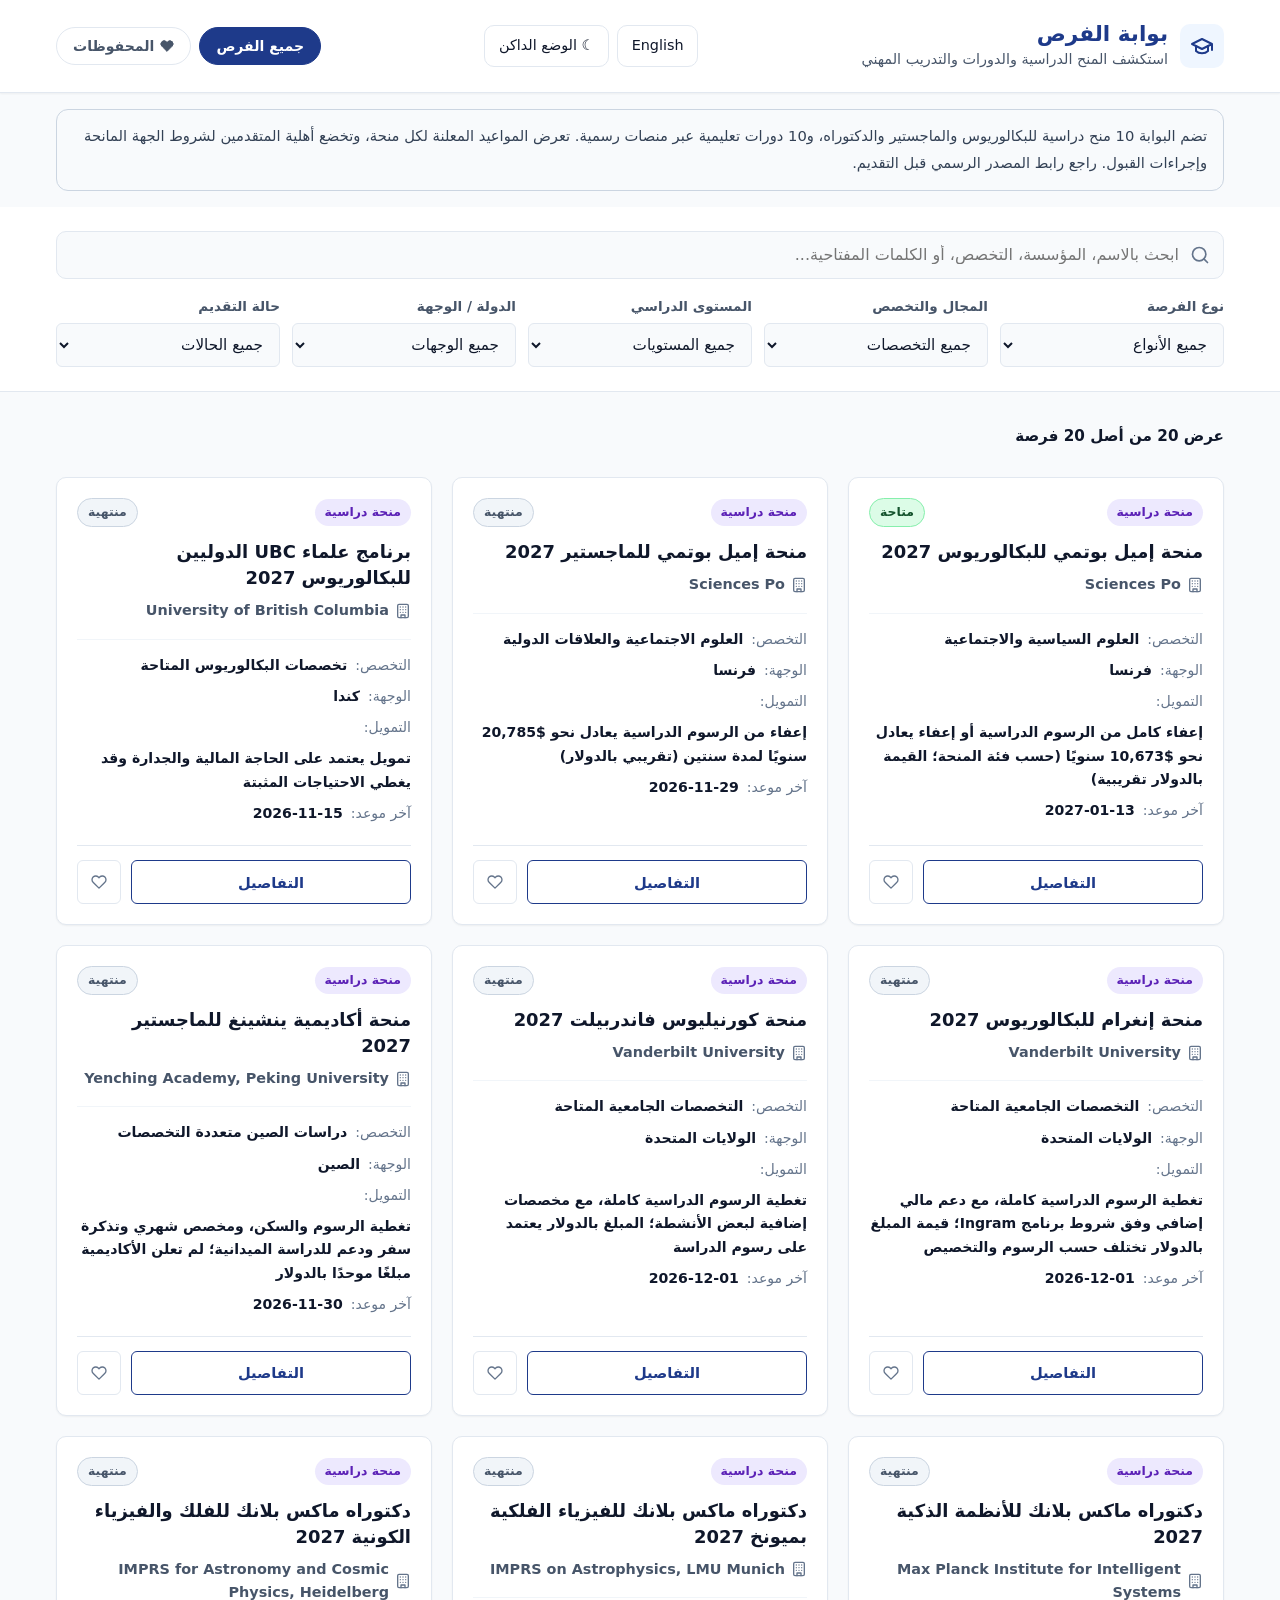
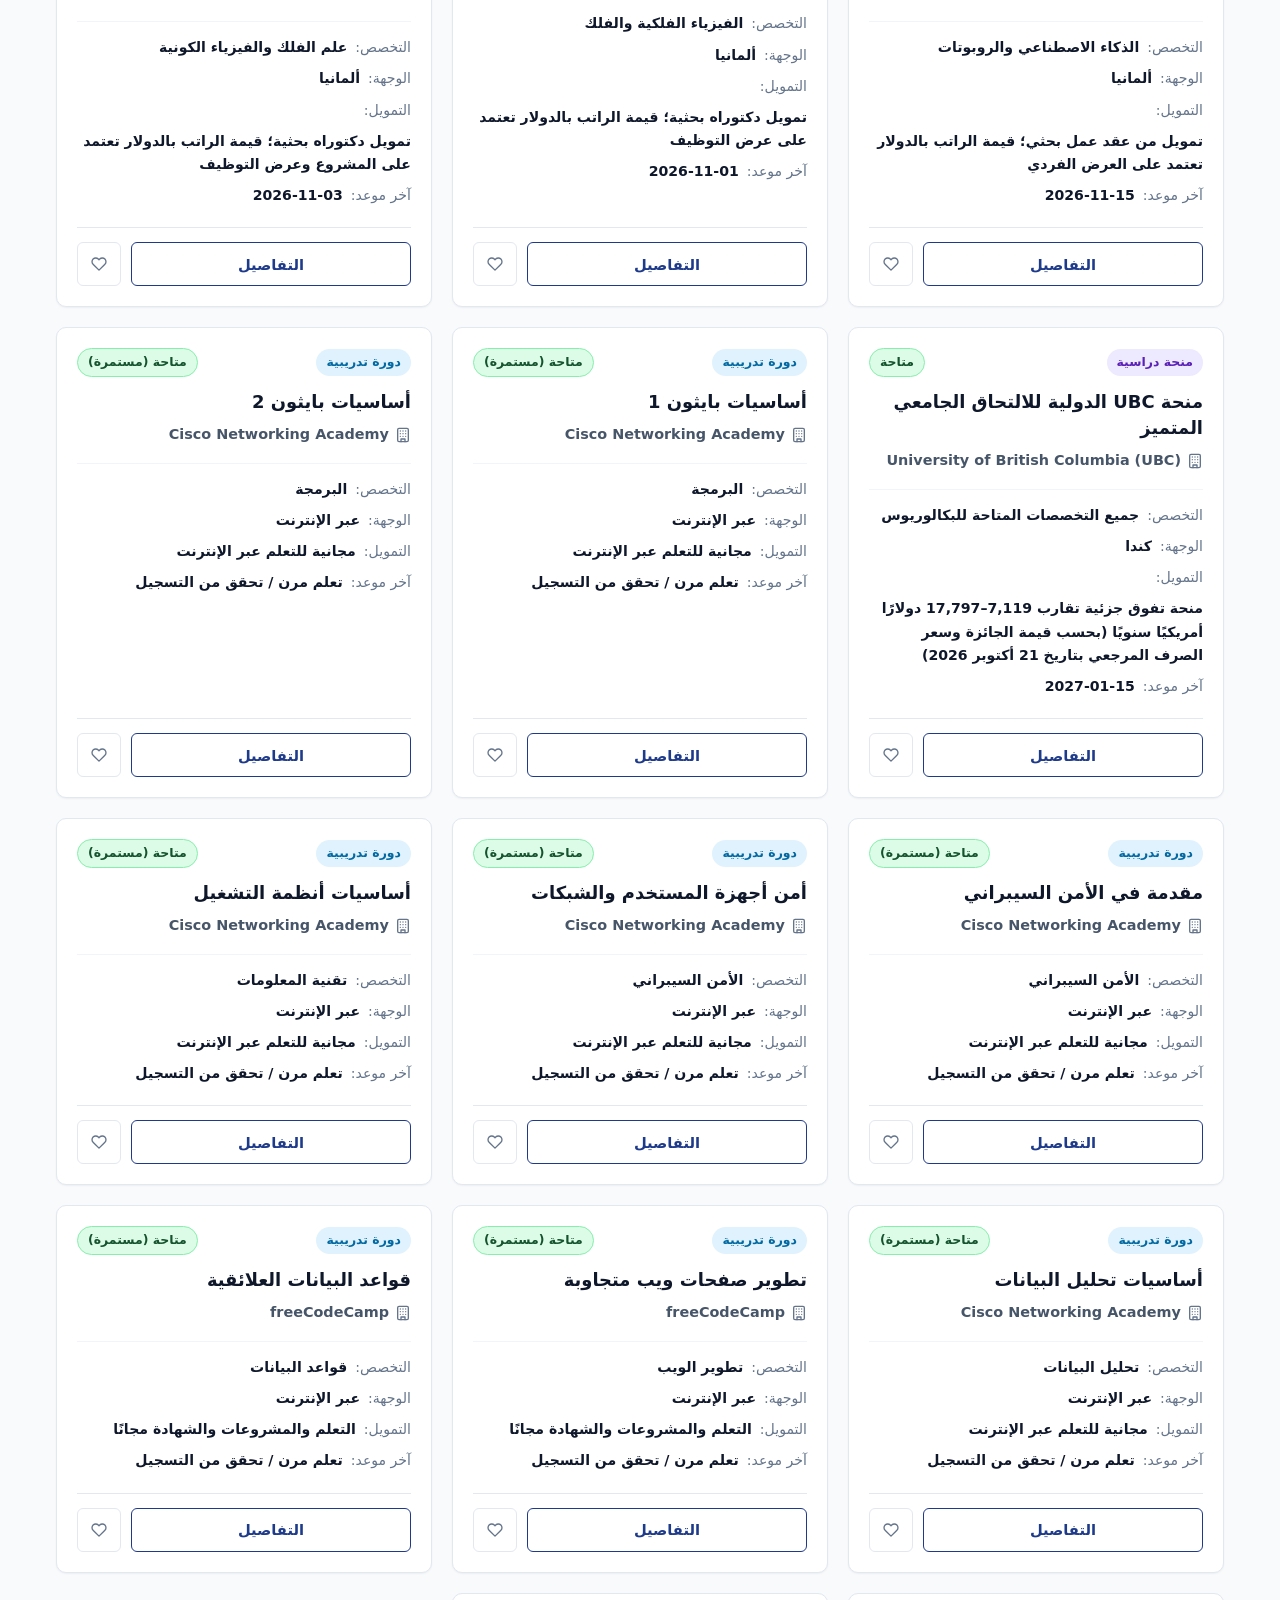
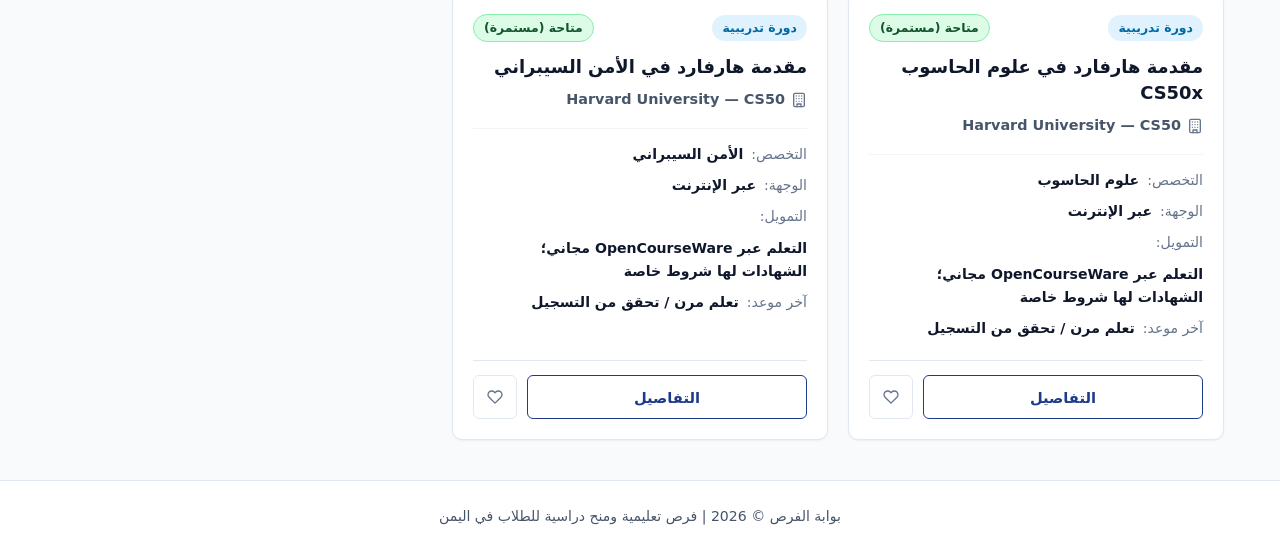
<file: index.html>
<!DOCTYPE html>
<html lang="ar" dir="rtl">
<head>
  <meta charset="UTF-8">
  <meta name="viewport" content="width=device-width, initial-scale=1.0">
  <meta name="description" content="بوابة موحدة للطلاب والخريجين اليمنيين لاكتشاف المنح الدراسية والدورات التدريبية وفرص التدريب المهني المعتمدة.">
  <title>بوابة الفرص — للطلاب والشباب في اليمن</title>
  <link rel="stylesheet" href="css/style.css">
</head>
<body data-source="data/opportunities.json">

  <!-- Header -->
  <header class="site-header" role="banner">
    <div class="container header-content">
      <div class="brand-wrapper">
        <div class="brand-icon" aria-hidden="true">
          <svg width="24" height="24" viewBox="0 0 24 24" fill="none" stroke="currentColor" stroke-width="2" stroke-linecap="round" stroke-linejoin="round">
            <path d="M22 10v6M2 10l10-5 10 5-10 5z"></path>
            <path d="M6 12v5c3 3 9 3 12 0v-5"></path>
          </svg>
        </div>
        <div>
          <h1 class="brand-title">بوابة الفرص</h1>
          <p class="brand-subtitle">استكشف المنح الدراسية والدورات والتدريب المهني</p>
        </div>
      </div>

      <div class="display-preferences" aria-label="Display preferences">
        <button id="language-toggle" type="button" class="preference-button" aria-label="Switch to English" aria-pressed="false">English</button>
        <button id="theme-toggle" type="button" class="preference-button" aria-label="تفعيل الوضع الداكن" aria-pressed="false">☾ الوضع الداكن</button>
      </div>

      <!-- View Toggle: All / Favorites -->
      <div class="view-tabs" role="tablist" aria-label="عرض الفرص">
        <button type="button"
                id="tab-all"
                class="view-tab active"
                role="tab"
                aria-selected="true"
                aria-controls="opportunities-grid">
          جميع الفرص
        </button>
        <button type="button"
                id="tab-favorites"
                class="view-tab"
                role="tab"
                aria-selected="false"
                aria-controls="opportunities-grid">
          <svg width="14" height="14" viewBox="0 0 24 24" fill="currentColor" stroke="currentColor" stroke-width="1.5" stroke-linecap="round" stroke-linejoin="round" aria-hidden="true">
            <path d="M20.84 4.61a5.5 5.5 0 0 0-7.78 0L12 5.67l-1.06-1.06a5.5 5.5 0 0 0-7.78 7.78l1.06 1.06L12 21.23l7.78-7.78 1.06-1.06a5.5 5.5 0 0 0 0-7.78z"></path>
          </svg>
          المحفوظات
          <span id="favorites-count-badge" class="favorites-badge" style="display:none;">0</span>
        </button>
      </div>
    </div>
  </header>

  <!-- Main Content -->
  <main id="main-content" role="main">

    <section class="container" aria-label="تنبيه بشأن حالة الفرص">
      <p class="source-notice">تضم البوابة 10 منح دراسية للبكالوريوس والماجستير والدكتوراه، و10 دورات تعليمية عبر منصات رسمية. تعرض المواعيد المعلنة لكل منحة، وتخضع أهلية المتقدمين لشروط الجهة المانحة وإجراءات القبول. راجع رابط المصدر الرسمي قبل التقديم.</p>
    </section>

    <!-- Search & Filter Controls -->
    <section class="search-filters-section" aria-label="أدوات البحث والتصفية">
      <div class="container">
        
        <!-- Keyword Search -->
        <div class="search-box-wrapper">
          <svg class="search-icon" viewBox="0 0 24 24" fill="none" stroke="currentColor" stroke-width="2" stroke-linecap="round" stroke-linejoin="round" aria-hidden="true">
            <circle cx="11" cy="11" r="8"></circle>
            <line x1="21" y1="21" x2="16.65" y2="16.65"></line>
          </svg>
          <input type="search" 
                 id="search-input" 
                 class="search-input" 
                 placeholder="ابحث بالاسم، المؤسسة، التخصص، أو الكلمات المفتاحية..." 
                 aria-label="البحث في الفرص"
                 autocomplete="off">
          <button type="button" 
                  id="search-clear-btn" 
                  class="search-clear-btn" 
                  aria-label="مسح حقل البحث">
            &times;
          </button>
        </div>

        <!-- Filter Dropdowns Grid -->
        <div class="filters-grid">
          
          <!-- Category Filter -->
          <div class="filter-group">
            <label for="filter-category" class="filter-label">نوع الفرصة</label>
            <select id="filter-category" class="filter-select" aria-label="تصفية حسب نوع الفرصة">
              <option value="">جميع الأنواع</option>
            </select>
          </div>

          <!-- Field Filter -->
          <div class="filter-group">
            <label for="filter-field" class="filter-label">المجال والتخصص</label>
            <select id="filter-field" class="filter-select" aria-label="تصفية حسب المجال">
              <option value="">جميع التخصصات</option>
            </select>
          </div>

          <!-- Scholarship study-level filter -->
          <div class="filter-group" id="level-filter-group">
            <label for="filter-level" class="filter-label">المستوى الدراسي</label>
            <select id="filter-level" class="filter-select" aria-label="تصفية حسب المستوى الدراسي">
              <option value="">جميع المستويات</option>
              <option value="bachelor">بكالوريوس</option>
              <option value="master">ماجستير</option>
              <option value="phd">دكتوراه</option>
            </select>
          </div>

          <!-- Country Filter -->
          <div class="filter-group">
            <label for="filter-country" class="filter-label">الدولة / الوجهة</label>
            <select id="filter-country" class="filter-select" aria-label="تصفية حسب الدولة">
              <option value="">جميع الوجهات</option>
            </select>
          </div>

          <!-- Deadline Status Filter -->
          <div class="filter-group">
            <label for="filter-status" class="filter-label">حالة التقديم</label>
            <select id="filter-status" class="filter-select" aria-label="تصفية حسب حالة التقديم">
              <option value="">جميع الحالات</option>
              <option value="متاحة">متاحة</option>
              <option value="تغلق قريبًا">تغلق قريبًا</option>
              <option value="منتهية">منتهية</option>
            </select>
          </div>

        </div>

      </div>
    </section>

    <!-- Opportunities Listing & Results Section -->
    <section class="opportunities-section">
      <div class="container">
        
        <!-- Results Toolbar -->
        <div class="results-toolbar">
          <div id="results-count" class="results-count" aria-live="polite">
            جاري فحص الفرص المتاحة...
          </div>
          <button type="button" 
                  id="reset-filters-btn" 
                  class="reset-filters-btn" 
                  style="display: none;" 
                  aria-label="إعادة تعيين جميع المرشحات">
            <svg width="14" height="14" viewBox="0 0 24 24" fill="none" stroke="currentColor" stroke-width="2" stroke-linecap="round" stroke-linejoin="round" aria-hidden="true">
              <path d="M3 12a9 9 0 1 0 9-9 9.75 9.75 0 0 0-6.74 2.74L3 8"></path>
              <path d="M3 3v5h5"></path>
            </svg>
            <span>إعادة تعيين المرشحات</span>
          </button>
        </div>

        <!-- Cards Grid -->
        <div id="opportunities-grid" class="opportunities-grid" aria-label="قائمة الفرص"></div>

        <!-- Empty State Container -->
        <div id="empty-state-container" style="display: none;"></div>

      </div>
    </section>

  </main>

  <!-- Footer -->
  <footer class="site-footer" role="contentinfo">
    <div class="container">
      <p>بوابة الفرص © 2026 | فرص تعليمية ومنح دراسية للطلاب في اليمن</p>
    </div>
  </footer>

  <!-- ===================================================
       Opportunity Details Modal (US3)
       RTL Arabic, accessible, mobile-first
       =================================================== -->
  <div id="details-modal"
       class="modal-overlay"
       role="dialog"
       aria-modal="true"
       aria-labelledby="modal-title"
       aria-hidden="true"
       style="display: none;">

    <div class="modal-panel" role="document">

      <!-- Modal Header -->
      <div class="modal-header">
        <h2 id="modal-title" class="modal-title">تفاصيل الفرصة</h2>
        <button type="button"
                id="modal-close-btn"
                class="modal-close-btn"
                aria-label="إغلاق نافذة التفاصيل">
          <svg width="20" height="20" viewBox="0 0 24 24" fill="none" stroke="currentColor" stroke-width="2.5" stroke-linecap="round" stroke-linejoin="round" aria-hidden="true">
            <line x1="18" y1="6" x2="6" y2="18"></line>
            <line x1="6" y1="6" x2="18" y2="18"></line>
          </svg>
        </button>
      </div>

      <!-- Modal Body — populated by JS -->
      <div id="modal-body" class="modal-body"></div>

    </div>
  </div>
  <!-- End Modal -->

  <script src="js/app.js?v=8"></script>
  <script src="js/ui-preferences.js?v=11"></script>
</body>
</html>
</file>
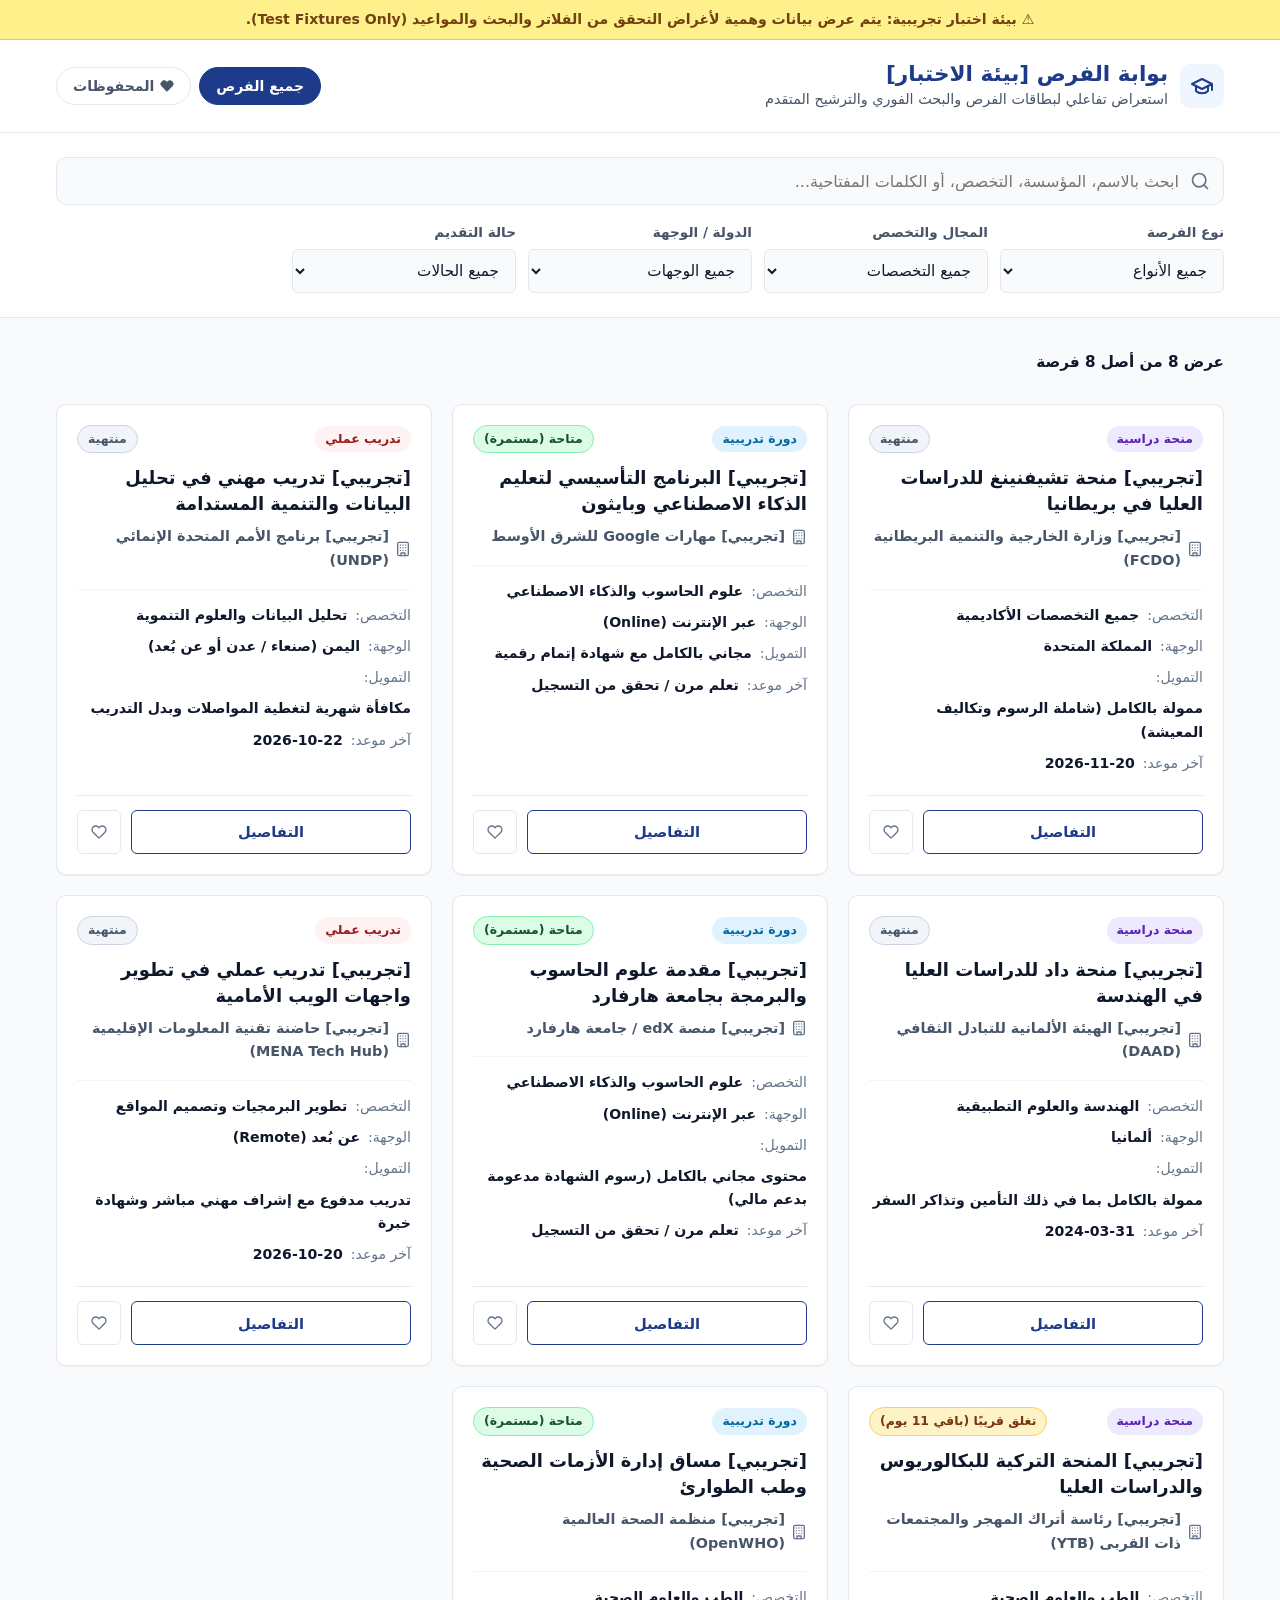
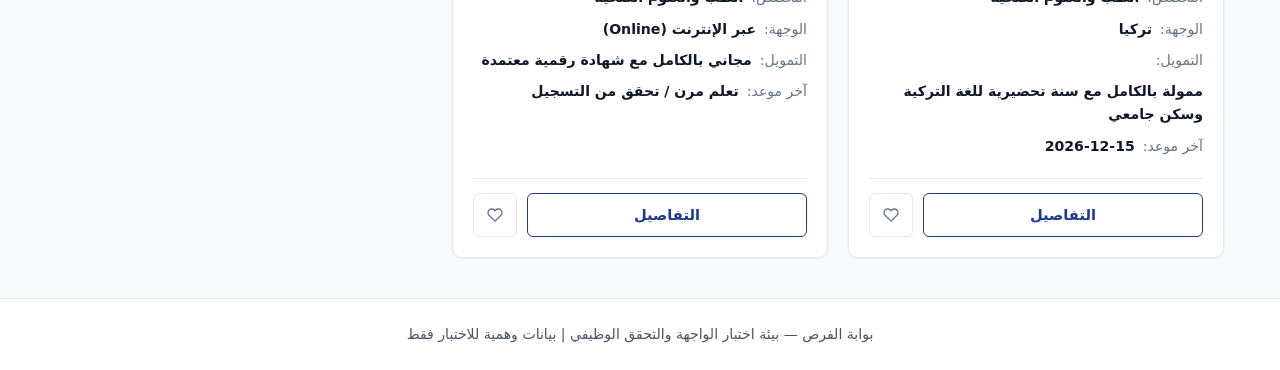
<file: test-harness.html>
<!DOCTYPE html>
<html lang="ar" dir="rtl">
<head>
  <meta charset="UTF-8">
  <meta name="viewport" content="width=device-width, initial-scale=1.0">
  <title>[بيئة اختبار] بوابة الفرص — اختبار الواجهة والترشيح</title>
  <link rel="stylesheet" href="css/style.css">
</head>
<body data-source="tests/fixtures/test-opportunities.json" data-test-harness="true">

  <!-- Test Environment Banner -->
  <div class="test-env-banner" role="alert">
    ⚠️ بيئة اختبار تجريبية: يتم عرض بيانات وهمية لأغراض التحقق من الفلاتر والبحث والمواعيد (Test Fixtures Only).
  </div>

  <!-- Header -->
  <header class="site-header" role="banner">
    <div class="container header-content">
      <div class="brand-wrapper">
        <div class="brand-icon" aria-hidden="true">
          <svg width="24" height="24" viewBox="0 0 24 24" fill="none" stroke="currentColor" stroke-width="2" stroke-linecap="round" stroke-linejoin="round">
            <path d="M22 10v6M2 10l10-5 10 5-10 5z"></path>
            <path d="M6 12v5c3 3 9 3 12 0v-5"></path>
          </svg>
        </div>
        <div>
          <h1 class="brand-title">بوابة الفرص [بيئة الاختبار]</h1>
          <p class="brand-subtitle">استعراض تفاعلي لبطاقات الفرص والبحث الفوري والترشيح المتقدم</p>
        </div>
      </div>

      <!-- View Toggle: All / Favorites -->
      <div class="view-tabs" role="tablist" aria-label="عرض الفرص التجريبية">
        <button type="button"
                id="tab-all"
                class="view-tab active"
                role="tab"
                aria-selected="true"
                aria-controls="opportunities-grid">
          جميع الفرص
        </button>
        <button type="button"
                id="tab-favorites"
                class="view-tab"
                role="tab"
                aria-selected="false"
                aria-controls="opportunities-grid">
          <svg width="14" height="14" viewBox="0 0 24 24" fill="currentColor" stroke="currentColor" stroke-width="1.5" stroke-linecap="round" stroke-linejoin="round" aria-hidden="true">
            <path d="M20.84 4.61a5.5 5.5 0 0 0-7.78 0L12 5.67l-1.06-1.06a5.5 5.5 0 0 0-7.78 7.78l1.06 1.06L12 21.23l7.78-7.78 1.06-1.06a5.5 5.5 0 0 0 0-7.78z"></path>
          </svg>
          المحفوظات
          <span id="favorites-count-badge" class="favorites-badge" style="display:none;">0</span>
        </button>
      </div>
    </div>
  </header>

  <!-- Main Content -->
  <main id="main-content" role="main">

    <!-- Search & Filter Controls -->
    <section class="search-filters-section" aria-label="أدوات البحث والتصفية التجريبية">
      <div class="container">
        
        <!-- Keyword Search -->
        <div class="search-box-wrapper">
          <svg class="search-icon" viewBox="0 0 24 24" fill="none" stroke="currentColor" stroke-width="2" stroke-linecap="round" stroke-linejoin="round" aria-hidden="true">
            <circle cx="11" cy="11" r="8"></circle>
            <line x1="21" y1="21" x2="16.65" y2="16.65"></line>
          </svg>
          <input type="search" 
                 id="search-input" 
                 class="search-input" 
                 placeholder="ابحث بالاسم، المؤسسة، التخصص، أو الكلمات المفتاحية..." 
                 aria-label="البحث في الفرص التجريبية"
                 autocomplete="off">
          <button type="button" 
                  id="search-clear-btn" 
                  class="search-clear-btn" 
                  aria-label="مسح حقل البحث">
            &times;
          </button>
        </div>

        <!-- Filter Dropdowns Grid -->
        <div class="filters-grid">
          
          <!-- Category Filter -->
          <div class="filter-group">
            <label for="filter-category" class="filter-label">نوع الفرصة</label>
            <select id="filter-category" class="filter-select" aria-label="تصفية حسب نوع الفرصة">
              <option value="">جميع الأنواع</option>
            </select>
          </div>

          <!-- Field Filter -->
          <div class="filter-group">
            <label for="filter-field" class="filter-label">المجال والتخصص</label>
            <select id="filter-field" class="filter-select" aria-label="تصفية حسب المجال">
              <option value="">جميع التخصصات</option>
            </select>
          </div>

          <!-- Country Filter -->
          <div class="filter-group">
            <label for="filter-country" class="filter-label">الدولة / الوجهة</label>
            <select id="filter-country" class="filter-select" aria-label="تصفية حسب الدولة">
              <option value="">جميع الوجهات</option>
            </select>
          </div>

          <!-- Deadline Status Filter -->
          <div class="filter-group">
            <label for="filter-status" class="filter-label">حالة التقديم</label>
            <select id="filter-status" class="filter-select" aria-label="تصفية حسب حالة التقديم">
              <option value="">جميع الحالات</option>
              <option value="متاحة">متاحة</option>
              <option value="تغلق قريبًا">تغلق قريبًا</option>
              <option value="منتهية">منتهية</option>
            </select>
          </div>

        </div>

      </div>
    </section>

    <!-- Opportunities Listing & Results Section -->
    <section class="opportunities-section">
      <div class="container">
        
        <!-- Results Toolbar -->
        <div class="results-toolbar">
          <div id="results-count" class="results-count" aria-live="polite">
            جاري فحص الفرص المتاحة...
          </div>
          <button type="button" 
                  id="reset-filters-btn" 
                  class="reset-filters-btn" 
                  style="display: none;" 
                  aria-label="إعادة تعيين جميع المرشحات">
            <svg width="14" height="14" viewBox="0 0 24 24" fill="none" stroke="currentColor" stroke-width="2" stroke-linecap="round" stroke-linejoin="round" aria-hidden="true">
              <path d="M3 12a9 9 0 1 0 9-9 9.75 9.75 0 0 0-6.74 2.74L3 8"></path>
              <path d="M3 3v5h5"></path>
            </svg>
            <span>إعادة تعيين المرشحات</span>
          </button>
        </div>

        <!-- Cards Grid -->
        <div id="opportunities-grid" class="opportunities-grid" aria-label="قائمة الفرص التجريبية"></div>

        <!-- Empty State Container -->
        <div id="empty-state-container" style="display: none;"></div>

      </div>
    </section>

  </main>

  <!-- Footer -->
  <footer class="site-footer" role="contentinfo">
    <div class="container">
      <p>بوابة الفرص — بيئة اختبار الواجهة والتحقق الوظيفي | بيانات وهمية للاختبار فقط</p>
    </div>
  </footer>

  <!-- ===================================================
       Opportunity Details Modal (US3)
       RTL Arabic, accessible, mobile-first
       =================================================== -->
  <div id="details-modal"
       class="modal-overlay"
       role="dialog"
       aria-modal="true"
       aria-labelledby="modal-title"
       aria-hidden="true"
       style="display: none;">

    <div class="modal-panel" role="document">

      <!-- Modal Header -->
      <div class="modal-header">
        <h2 id="modal-title" class="modal-title">تفاصيل الفرصة</h2>
        <button type="button"
                id="modal-close-btn"
                class="modal-close-btn"
                aria-label="إغلاق نافذة التفاصيل">
          <svg width="20" height="20" viewBox="0 0 24 24" fill="none" stroke="currentColor" stroke-width="2.5" stroke-linecap="round" stroke-linejoin="round" aria-hidden="true">
            <line x1="18" y1="6" x2="6" y2="18"></line>
            <line x1="6" y1="6" x2="18" y2="18"></line>
          </svg>
        </button>
      </div>

      <!-- Modal Body — populated by JS -->
      <div id="modal-body" class="modal-body"></div>

    </div>
  </div>
  <!-- End Modal -->

  <script src="js/app.js"></script>
</body>
</html>
</file>
<file: css/style.css>
/* ==========================================================================
   Opportunities Portal — Mobile-First Arabic RTL Stylesheet
   Zero CDN Dependencies • Pure CSS3 with CSS Logical Properties
   ========================================================================== */

:root {
  /* Color Palette */
  --color-primary: #1e3a8a;       /* Deep Navy */
  --color-primary-hover: #1e40af;
  --color-primary-light: #eff6ff;
  --color-accent: #0284c7;        /* Sky Blue */

  --color-bg: #f8fafc;
  --color-surface: #ffffff;
  --color-surface-alt: #f1f5f9;
  --color-border: #e2e8f0;
  --color-border-hover: #cbd5e1;

  --color-text: #0f172a;
  --color-text-muted: #475569;
  --color-text-subtle: #64748b;

  /* Arabic Status Badges (WCAG AA Compliant Contrast) */
  --badge-active-bg: #dcfce7;
  --badge-active-text: #14532d;
  --badge-active-border: #86efac;

  --badge-closing-bg: #fef3c7;
  --badge-closing-text: #78350f;
  --badge-closing-border: #fcd34d;

  --badge-expired-bg: #f1f5f9;
  --badge-expired-text: #475569;
  --badge-expired-border: #cbd5e1;

  /* Typography */
  --font-arabic: system-ui, -apple-system, BlinkMacSystemFont, "Segoe UI", Roboto, "Cairo", "Noto Sans Arabic", Tahoma, "Arial", sans-serif;
  --line-height-base: 1.65;

  /* Spacing & Geometry */
  --radius-sm: 6px;
  --radius-md: 10px;
  --radius-lg: 16px;
  --radius-full: 9999px;

  --shadow-sm: 0 1px 2px 0 rgb(0 0 0 / 0.05);
  --shadow-md: 0 4px 6px -1px rgb(0 0 0 / 0.08), 0 2px 4px -2px rgb(0 0 0 / 0.05);
  --shadow-lg: 0 10px 15px -3px rgb(0 0 0 / 0.1), 0 4px 6px -4px rgb(0 0 0 / 0.05);

  --transition-fast: 150ms ease-in-out;
}

/* CSS Reset & Logical Box Model */
*, *::before, *::after {
  box-sizing: border-box;
  margin: 0;
  padding: 0;
}

html {
  font-family: var(--font-arabic);
  font-size: 16px;
  line-height: var(--line-height-base);
  color: var(--color-text);
  background-color: var(--color-bg);
  -webkit-text-size-adjust: 100%;
  scroll-behavior: smooth;
}

body {
  min-height: 100vh;
  display: flex;
  flex-direction: column;
  overflow-x: hidden;
  text-align: start;
}

/* BiDi Text Isolation */
bdi, [dir="ltr"] {
  unicode-bidi: isolate;
}

/* Focus Visible for Accessibility */
:focus-visible {
  outline: 2px solid var(--color-primary);
  outline-offset: 2px;
}

/* Main Container */
.container {
  width: 100%;
  max-width: 1200px;
  margin-inline: auto;
  padding-inline: 16px;
}

/* Header & Brand */
.site-header {
  background-color: var(--color-surface);
  border-block-end: 1px solid var(--color-border);
  box-shadow: var(--shadow-sm);
  padding-block: 20px;
}

.header-content {
  display: flex;
  flex-direction: column;
  gap: 12px;
}

.brand-wrapper {
  display: flex;
  align-items: center;
  gap: 12px;
}

.brand-icon {
  width: 44px;
  height: 44px;
  flex-shrink: 0;
  background-color: var(--color-primary-light);
  border-radius: var(--radius-md);
  display: flex;
  align-items: center;
  justify-content: center;
  color: var(--color-primary);
}

.brand-title {
  font-size: 1.35rem;
  font-weight: 800;
  color: var(--color-primary);
  line-height: 1.3;
}

.brand-subtitle {
  font-size: 0.9rem;
  color: var(--color-text-muted);
}

/* Test Environment Banner */
.test-env-banner {
  background-color: #fef08a;
  color: #713f12;
  border-block-end: 1px solid #facc15;
  padding-block: 8px;
  font-size: 0.88rem;
  font-weight: 600;
  text-align: center;
}

/* Search & Filters Section */
.search-filters-section {
  padding-block: 24px;
  background-color: var(--color-surface);
  border-block-end: 1px solid var(--color-border);
  margin-block-end: 24px;
}

.search-box-wrapper {
  position: relative;
  margin-block-end: 16px;
}

.search-icon {
  position: absolute;
  inset-inline-start: 14px;
  top: 50%;
  transform: translateY(-50%);
  width: 20px;
  height: 20px;
  color: var(--color-text-subtle);
  pointer-events: none;
}

.search-input {
  width: 100%;
  height: 48px;
  padding-inline-start: 44px;
  padding-inline-end: 44px;
  font-family: inherit;
  font-size: 1rem;
  color: var(--color-text);
  background-color: var(--color-bg);
  border: 1px solid var(--color-border);
  border-radius: var(--radius-md);
  transition: border-color var(--transition-fast), box-shadow var(--transition-fast);
}

.search-input:focus {
  border-color: var(--color-primary);
  box-shadow: 0 0 0 3px rgba(30, 58, 138, 0.15);
  background-color: var(--color-surface);
}

.search-clear-btn {
  position: absolute;
  inset-inline-end: 12px;
  top: 50%;
  transform: translateY(-50%);
  width: 28px;
  height: 28px;
  display: none;
  align-items: center;
  justify-content: center;
  background: none;
  border: none;
  border-radius: var(--radius-full);
  color: var(--color-text-subtle);
  cursor: pointer;
  font-size: 1.1rem;
}

.search-clear-btn:hover {
  background-color: var(--color-border);
  color: var(--color-text);
}

/* Filters Grid */
.filters-grid {
  display: grid;
  grid-template-columns: repeat(2, minmax(0, 1fr));
  gap: 12px;
}

/* Keep both controls in each mobile row without horizontal overflow. */
.filters-grid > .filter-group {
  min-width: 0;
}
.filters-grid .filter-select {
  width: 100%;
  min-width: 0;
}

@media (max-width: 319px) {
  .filters-grid {
    grid-template-columns: minmax(0, 1fr);
  }
}

@media (min-width: 640px) {
  .filters-grid {
    grid-template-columns: repeat(2, 1fr);
  }
}

@media (min-width: 1024px) {
  .filters-grid {
    grid-template-columns: repeat(4, 1fr);
  }
}

.filter-group {
  display: flex;
  flex-direction: column;
  gap: 6px;
}

.filter-label {
  font-size: 0.85rem;
  font-weight: 600;
  color: var(--color-text-muted);
}

.filter-select {
  height: 44px;
  padding-inline: 12px;
  font-family: inherit;
  font-size: 0.95rem;
  color: var(--color-text);
  background-color: var(--color-bg);
  border: 1px solid var(--color-border);
  border-radius: var(--radius-sm);
  cursor: pointer;
  transition: border-color var(--transition-fast);
}

.filter-select:focus {
  border-color: var(--color-primary);
  background-color: var(--color-surface);
}

/* Results Toolbar */
.results-toolbar {
  display: flex;
  flex-wrap: wrap;
  align-items: center;
  justify-content: space-between;
  gap: 12px;
  margin-block-end: 20px;
  padding-block: 8px;
}

.results-count {
  font-size: 0.95rem;
  font-weight: 600;
  color: var(--color-text);
}

.reset-filters-btn {
  display: inline-flex;
  align-items: center;
  gap: 6px;
  padding-inline: 14px;
  height: 38px;
  min-width: 44px;
  background-color: transparent;
  color: var(--color-primary);
  border: 1px solid var(--color-primary);
  border-radius: var(--radius-sm);
  font-family: inherit;
  font-size: 0.88rem;
  font-weight: 600;
  cursor: pointer;
  transition: background-color var(--transition-fast), color var(--transition-fast);
}

.reset-filters-btn:hover {
  background-color: var(--color-primary-light);
}

/* Opportunities Cards Grid */
.opportunities-grid {
  display: grid;
  grid-template-columns: 1fr;
  gap: 20px;
  margin-block-end: 40px;
}

@media (min-width: 640px) {
  .opportunities-grid {
    grid-template-columns: repeat(2, 1fr);
  }
}

@media (min-width: 1024px) {
  .opportunities-grid {
    grid-template-columns: repeat(3, 1fr);
  }
}

/* Opportunity Card */
.opportunity-card {
  background-color: var(--color-surface);
  border: 1px solid var(--color-border);
  border-radius: var(--radius-md);
  padding: 20px;
  display: flex;
  flex-direction: column;
  justify-content: space-between;
  box-shadow: var(--shadow-sm);
  transition: transform var(--transition-fast), box-shadow var(--transition-fast), border-color var(--transition-fast);
}

.opportunity-card:hover {
  transform: translateY(-2px);
  box-shadow: var(--shadow-md);
  border-color: var(--color-border-hover);
}

.card-header {
  display: flex;
  align-items: center;
  justify-content: space-between;
  gap: 8px;
  margin-block-end: 12px;
}

.category-pill {
  font-size: 0.78rem;
  font-weight: 700;
  padding-inline: 10px;
  padding-block: 3px;
  border-radius: var(--radius-full);
  background-color: var(--color-primary-light);
  color: var(--color-primary);
}

.category-pill.scholarship {
  background-color: #ede9fe;
  color: #5b21b6;
}

.category-pill.course {
  background-color: #e0f2fe;
  color: #0369a1;
}

.category-pill.internship {
  background-color: #fef2f2;
  color: #991b1b;
}

/* Deadline Status Badges */
.status-badge {
  font-size: 0.78rem;
  font-weight: 700;
  padding-inline: 10px;
  padding-block: 3px;
  border-radius: var(--radius-full);
  border: 1px solid transparent;
  display: inline-flex;
  align-items: center;
  gap: 4px;
}

.status-badge.status-active {
  background-color: var(--badge-active-bg);
  color: var(--badge-active-text);
  border-color: var(--badge-active-border);
}

.status-badge.status-closing {
  background-color: var(--badge-closing-bg);
  color: var(--badge-closing-text);
  border-color: var(--badge-closing-border);
}

.status-badge.status-expired {
  background-color: var(--badge-expired-bg);
  color: var(--badge-expired-text);
  border-color: var(--badge-expired-border);
}

.card-title {
  font-size: 1.12rem;
  font-weight: 700;
  color: var(--color-text);
  line-height: 1.45;
  margin-block-end: 8px;
}

.card-organization {
  display: flex;
  align-items: center;
  gap: 6px;
  font-size: 0.9rem;
  color: var(--color-text-muted);
  font-weight: 600;
  margin-block-end: 16px;
}

.org-icon {
  width: 16px;
  height: 16px;
  flex-shrink: 0;
  color: var(--color-text-subtle);
}

.card-meta-list {
  list-style: none;
  display: flex;
  flex-direction: column;
  gap: 8px;
  margin-block-end: 20px;
  border-block-start: 1px solid var(--color-surface-alt);
  padding-block-start: 14px;
}

.card-meta-item {
  display: flex;
  align-items: center;
  justify-content: space-between;
  font-size: 0.88rem;
  color: var(--color-text-muted);
}

.meta-label {
  font-weight: 500;
  color: var(--color-text-subtle);
}

.meta-value {
  font-weight: 600;
  color: var(--color-text);
  text-align: end;
  max-width: 60%;
  overflow: hidden;
  text-overflow: ellipsis;
  white-space: nowrap;
}

.card-footer {
  margin-block-start: auto;
  border-block-start: 1px solid var(--color-border);
  padding-block-start: 14px;
  display: flex;
  align-items: center;
  justify-content: space-between;
}

.btn-apply {
  display: inline-flex;
  align-items: center;
  justify-content: center;
  gap: 6px;
  width: 100%;
  height: 44px;
  background-color: var(--color-primary);
  color: #ffffff;
  text-decoration: none;
  font-weight: 600;
  font-size: 0.92rem;
  border-radius: var(--radius-sm);
  transition: background-color var(--transition-fast);
}

.btn-apply:hover {
  background-color: var(--color-primary-hover);
}

.btn-apply.disabled {
  background-color: var(--color-border);
  color: var(--color-text-subtle);
  pointer-events: none;
}

/* Empty State */
.empty-state-wrapper {
  background-color: var(--color-surface);
  border: 1px solid var(--color-border);
  border-radius: var(--radius-lg);
  padding: 48px 24px;
  text-align: center;
  display: flex;
  flex-direction: column;
  align-items: center;
  justify-content: center;
  margin-block: 24px;
}

.empty-state-icon {
  width: 64px;
  height: 64px;
  margin-block-end: 16px;
  color: var(--color-text-subtle);
}

.empty-state-title {
  font-size: 1.25rem;
  font-weight: 700;
  color: var(--color-text);
  margin-block-end: 8px;
}

.empty-state-desc {
  font-size: 0.95rem;
  color: var(--color-text-muted);
  max-width: 480px;
  margin-block-end: 20px;
}

/* Footer */
.site-footer {
  margin-block-start: auto;
  background-color: var(--color-surface);
  border-block-start: 1px solid var(--color-border);
  padding-block: 24px;
  font-size: 0.88rem;
  color: var(--color-text-muted);
  text-align: center;
}

/* Accessibility helper */
.sr-only {
  position: absolute;
  width: 1px;
  height: 1px;
  padding: 0;
  margin: -1px;
  overflow: hidden;
  clip: rect(0, 0, 0, 0);
  white-space: nowrap;
  border: 0;
}

/* ==========================================================================
   Milestone 2 — Card Footer: Details + Bookmark buttons
   ========================================================================== */

/* Card footer uses space-between: Details btn takes main space, bookmark is icon */
.card-footer {
  gap: 10px;
}

.btn-details {
  flex: 1;
  height: 44px;
  background-color: transparent;
  color: var(--color-primary);
  border: 1.5px solid var(--color-primary);
  border-radius: var(--radius-sm);
  font-family: inherit;
  font-size: 0.92rem;
  font-weight: 600;
  cursor: pointer;
  transition: background-color var(--transition-fast), color var(--transition-fast);
}

.btn-details:hover {
  background-color: var(--color-primary-light);
}

/* Bookmark heart icon button */
.btn-bookmark {
  flex-shrink: 0;
  width: 44px;
  height: 44px;
  display: inline-flex;
  align-items: center;
  justify-content: center;
  background: none;
  border: 1.5px solid var(--color-border);
  border-radius: var(--radius-sm);
  color: var(--color-text-subtle);
  cursor: pointer;
  transition: color var(--transition-fast), border-color var(--transition-fast),
              background-color var(--transition-fast);
}

.btn-bookmark:hover {
  color: #e11d48;
  border-color: #fecdd3;
  background-color: #fff1f2;
}

.btn-bookmark.bookmarked {
  color: #e11d48;
  border-color: #fecdd3;
  background-color: #fff1f2;
}

/* ==========================================================================
   Milestone 2 — View Tabs (All / Favorites)
   ========================================================================== */

.header-content {
  flex-direction: row;
  flex-wrap: wrap;
  align-items: center;
  justify-content: space-between;
  gap: 16px;
}

.view-tabs {
  display: flex;
  gap: 8px;
  flex-shrink: 0;
}

.view-tab {
  display: inline-flex;
  align-items: center;
  gap: 6px;
  height: 38px;
  padding-inline: 16px;
  background: none;
  border: 1.5px solid var(--color-border);
  border-radius: var(--radius-full);
  font-family: inherit;
  font-size: 0.88rem;
  font-weight: 600;
  color: var(--color-text-muted);
  cursor: pointer;
  transition: background-color var(--transition-fast), color var(--transition-fast),
              border-color var(--transition-fast);
  white-space: nowrap;
}

.view-tab:hover {
  border-color: var(--color-primary);
  color: var(--color-primary);
  background-color: var(--color-primary-light);
}

.view-tab.active {
  background-color: var(--color-primary);
  border-color: var(--color-primary);
  color: #ffffff;
}

/* Favorites count badge inside the tab */
.favorites-badge {
  display: inline-flex;
  align-items: center;
  justify-content: center;
  min-width: 20px;
  height: 20px;
  padding-inline: 5px;
  background-color: #e11d48;
  color: #ffffff;
  border-radius: var(--radius-full);
  font-size: 0.75rem;
  font-weight: 700;
  line-height: 1;
}

.view-tab.active .favorites-badge {
  background-color: rgba(255, 255, 255, 0.25);
}

/* ==========================================================================
   Milestone 2 — Details Modal
   ========================================================================== */

/* Prevent body scroll when modal is open */
body.modal-open {
  overflow: hidden;
}

/* Full-viewport overlay */
.modal-overlay {
  position: fixed;
  inset: 0;
  z-index: 1000;
  background-color: rgba(15, 23, 42, 0.6);
  display: flex;
  align-items: flex-end;       /* mobile: sheet slides from bottom */
  justify-content: center;
  padding: 0;
  /* Fade-in */
  animation: modal-fade-in 180ms ease-out both;
}

@keyframes modal-fade-in {
  from { opacity: 0; }
  to   { opacity: 1; }
}

/* On wider screens centre the panel vertically */
@media (min-width: 640px) {
  .modal-overlay {
    align-items: center;
    padding: 24px;
  }
}

/* The white panel */
.modal-panel {
  background-color: var(--color-surface);
  width: 100%;
  max-width: 640px;
  max-height: 92dvh;         /* dynamic viewport height for mobile */
  border-radius: var(--radius-lg) var(--radius-lg) 0 0;
  overflow-y: auto;
  overscroll-behavior: contain;
  display: flex;
  flex-direction: column;
  box-shadow: var(--shadow-lg);
  animation: panel-slide-up 220ms ease-out both;
}

@keyframes panel-slide-up {
  from { transform: translateY(60px); opacity: 0; }
  to   { transform: translateY(0);    opacity: 1; }
}

@media (min-width: 640px) {
  .modal-panel {
    border-radius: var(--radius-lg);
    max-height: 85dvh;
  }
}

/* Modal header row */
.modal-header {
  display: flex;
  align-items: center;
  justify-content: space-between;
  padding-block: 18px;
  padding-inline: 20px;
  border-block-end: 1px solid var(--color-border);
  position: sticky;
  inset-block-start: 0;
  background-color: var(--color-surface);
  z-index: 1;
  flex-shrink: 0;
}

.modal-title {
  font-size: 1.05rem;
  font-weight: 700;
  color: var(--color-text);
}

.modal-close-btn {
  width: 36px;
  height: 36px;
  display: inline-flex;
  align-items: center;
  justify-content: center;
  background: none;
  border: none;
  border-radius: var(--radius-full);
  color: var(--color-text-subtle);
  cursor: pointer;
  flex-shrink: 0;
  transition: background-color var(--transition-fast), color var(--transition-fast);
}

.modal-close-btn:hover {
  background-color: var(--color-surface-alt);
  color: var(--color-text);
}

/* Modal scrollable body */
.modal-body {
  padding: 20px;
  display: flex;
  flex-direction: column;
  gap: 16px;
  overflow-y: auto;
}

/* Category + status row at top of body */
.modal-meta-row {
  display: flex;
  flex-wrap: wrap;
  align-items: center;
  gap: 8px;
}

/* Arabic opportunity title */
.modal-opportunity-title {
  font-size: 1.25rem;
  font-weight: 800;
  color: var(--color-text);
  line-height: 1.45;
}

/* English subtitle (bidi-isolated) */
.modal-title-en {
  font-size: 0.88rem;
  color: var(--color-text-subtle);
  font-style: italic;
}

/* Organization row */
.modal-org {
  display: flex;
  align-items: center;
  gap: 6px;
  font-size: 0.92rem;
  font-weight: 600;
  color: var(--color-text-muted);
}

/* Key facts definition list */
.modal-facts {
  background-color: var(--color-surface-alt);
  border-radius: var(--radius-md);
  padding: 16px;
  display: flex;
  flex-direction: column;
  gap: 10px;
}

.modal-fact-row {
  display: flex;
  justify-content: space-between;
  align-items: baseline;
  gap: 12px;
  font-size: 0.9rem;
}

.modal-fact-row dt {
  font-weight: 500;
  color: var(--color-text-subtle);
  flex-shrink: 0;
}

.modal-fact-row dd {
  font-weight: 600;
  color: var(--color-text);
  text-align: end;
}

/* Eligibility and other text sections */
.modal-section {
  border-block-start: 1px solid var(--color-border);
  padding-block-start: 14px;
}

.modal-section-heading {
  font-size: 0.92rem;
  font-weight: 700;
  color: var(--color-text-muted);
  margin-block-end: 8px;
}

.modal-section-text {
  font-size: 0.95rem;
  color: var(--color-text);
  line-height: 1.7;
}

/* Verification stamp */
.modal-verification {
  display: flex;
  align-items: center;
  gap: 6px;
  font-size: 0.82rem;
  color: var(--color-text-subtle);
  background-color: var(--badge-active-bg);
  border: 1px solid var(--badge-active-border);
  border-radius: var(--radius-sm);
  padding-block: 7px;
  padding-inline: 12px;
}

/* Modal action buttons row */
.modal-actions {
  display: flex;
  gap: 10px;
  flex-wrap: wrap;
  border-block-start: 1px solid var(--color-border);
  padding-block-start: 16px;
}

.modal-btn-apply {
  flex: 1;
  min-width: 160px;
}

/* Bookmark button inside modal */
.btn-bookmark-modal {
  flex-shrink: 0;
  display: inline-flex;
  align-items: center;
  gap: 6px;
  height: 44px;
  padding-inline: 14px;
  background: none;
  border: 1.5px solid var(--color-border);
  border-radius: var(--radius-sm);
  font-family: inherit;
  font-size: 0.88rem;
  font-weight: 600;
  color: var(--color-text-subtle);
  cursor: pointer;
  transition: color var(--transition-fast), border-color var(--transition-fast),
              background-color var(--transition-fast);
}

.btn-bookmark-modal:hover {
  color: #e11d48;
  border-color: #fecdd3;
  background-color: #fff1f2;
}

.btn-bookmark-modal.bookmarked {
  color: #e11d48;
  border-color: #fecdd3;
  background-color: #fff1f2;
}


/* Explicit notice when application cycles are not independently confirmed */
.source-notice { margin-block: 1rem; padding: .85rem 1rem; border: 1px solid #cbd5e1; border-radius: .75rem; background: #f8fafc; color: #334155; line-height: 1.8; font-size: .92rem; }
.status-unknown { background: #e2e8f0; color: #334155; }

/* Card and filters refinements: long scholarship content must never be clipped. */
.opportunities-grid { grid-template-columns: minmax(0, 1fr); }
@media (min-width: 640px) { .opportunities-grid { grid-template-columns: repeat(2, minmax(0, 1fr)); } }
@media (min-width: 1200px) { .opportunities-grid { grid-template-columns: repeat(3, minmax(0, 1fr)); } }
.opportunity-card, .opportunity-card > div { min-width: 0; }
.card-title { overflow-wrap: anywhere; }
.card-meta-item { justify-content: flex-start; align-items: baseline; gap: 8px; flex-wrap: wrap; text-align: start; }
.meta-label { flex: 0 0 auto; }
.meta-value { max-width: 100%; min-width: 0; text-align: start; overflow: visible; text-overflow: clip; white-space: normal; overflow-wrap: anywhere; }
.card-meta-item .meta-value[dir="ltr"] { direction: ltr; unicode-bidi: isolate; }
@media (min-width: 1200px) { .filters-grid { grid-template-columns: repeat(5, minmax(0, 1fr)); } }

/* Details modal: keep values beside Arabic labels rather than at opposite edges. */
.modal-facts { direction: rtl; }
.modal-fact-row {
  display: flex;
  flex-wrap: wrap;
  align-items: baseline;
  justify-content: flex-start;
  gap: 4px 9px;
  text-align: right;
}
.modal-fact-row dt { flex: 0 0 auto; text-align: right; }
.modal-fact-row dt::after { content: ':'; }
.modal-fact-row dd {
  flex: 1 1 180px;
  min-width: 0;
  margin: 0;
  text-align: right;
  overflow-wrap: anywhere;
}
.modal-fact-row dd[dir="ltr"] { text-align: right; direction: ltr; unicode-bidi: isolate; }
@media (min-width: 640px) {
  .modal-fact-row dd { flex: 1 1 190px; }
}

/* Language and theme controls */
.display-preferences { display:flex; gap:.5rem; flex-wrap:wrap; align-items:center; justify-content:center; }
.preference-button { appearance:none; border:1px solid var(--color-border); color:var(--color-text); background:var(--color-surface); border-radius:var(--radius-md); padding:.5rem .85rem; cursor:pointer; font:inherit; font-size:.9rem; }
.preference-button:hover, .preference-button:focus-visible { border-color:var(--color-accent); outline-offset:2px; }
[dir="ltr"] .card-meta-item,[dir="ltr"] .modal-fact-row { direction:ltr; text-align:left; }
[dir="ltr"] .modal-fact-row dt,[dir="ltr"] .modal-fact-row dd { text-align:left; }
[dir="ltr"] .modal-fact-row dd[dir="ltr"] { text-align:left; }

/* Dark theme: native CSS variables and hard-coded legacy surface overrides */
html[data-theme="dark"] {
  color-scheme:dark;
  --color-bg:#0b1425;
  --color-surface:#16243a;
  --color-surface-alt:#1c2d45;
  --color-border:#344760;
  --color-border-hover:#59718c;
  --color-text:#eff6ff;
  --color-text-muted:#cbd5e1;
  --color-text-subtle:#b7c5d8;
  --color-primary:#93c5fd;
  --color-primary-hover:#bfdbfe;
  --color-primary-light:#203d65;
  --color-accent:#60a5fa;
  --badge-active-bg:#123e31;
  --badge-active-text:#b6fbd5;
  --badge-active-border:#27674f;
  --badge-closing-bg:#4a340b;
  --badge-closing-text:#ffe19a;
  --badge-closing-border:#98721c;
  --badge-expired-bg:#263247;
  --badge-expired-text:#d1d9e5;
  --badge-expired-border:#627086;
}
html[data-theme="dark"] .source-notice,
html[data-theme="dark"] .search-input,
html[data-theme="dark"] .filter-select,
html[data-theme="dark"] .reset-filters-btn { background:var(--color-surface-alt); color:var(--color-text); border-color:var(--color-border); }
html[data-theme="dark"] .opportunity-card,
html[data-theme="dark"] .modal-panel,
html[data-theme="dark"] .site-header,
html[data-theme="dark"] .site-footer,
html[data-theme="dark"] .search-filters-section,
html[data-theme="dark"] .card-footer,
html[data-theme="dark"] .view-tab,
html[data-theme="dark"] .btn-details { background:var(--color-surface); color:var(--color-text); border-color:var(--color-border); }
html[data-theme="dark"] .status-badge.status-active { background:var(--badge-active-bg);color:var(--badge-active-text); }
html[data-theme="dark"] .status-badge.status-closing { background:var(--badge-closing-bg);color:var(--badge-closing-text); }
html[data-theme="dark"] .status-badge.status-expired { background:var(--badge-expired-bg);color:var(--badge-expired-text); }
html[data-theme="dark"] .status-unknown {background:#36445c;color:#e2e8f0;}
html[data-theme="dark"] .category-pill {background:#293e63;color:#e0eaff;}
html[data-theme="dark"] input::placeholder {color:var(--color-text-subtle);opacity:1;}
html[data-theme="dark"] .modal-overlay {background:rgba(2,6,23,.8);}
html[data-theme="dark"] a:not(.btn-apply) {color:#93c5fd;}
</file>
